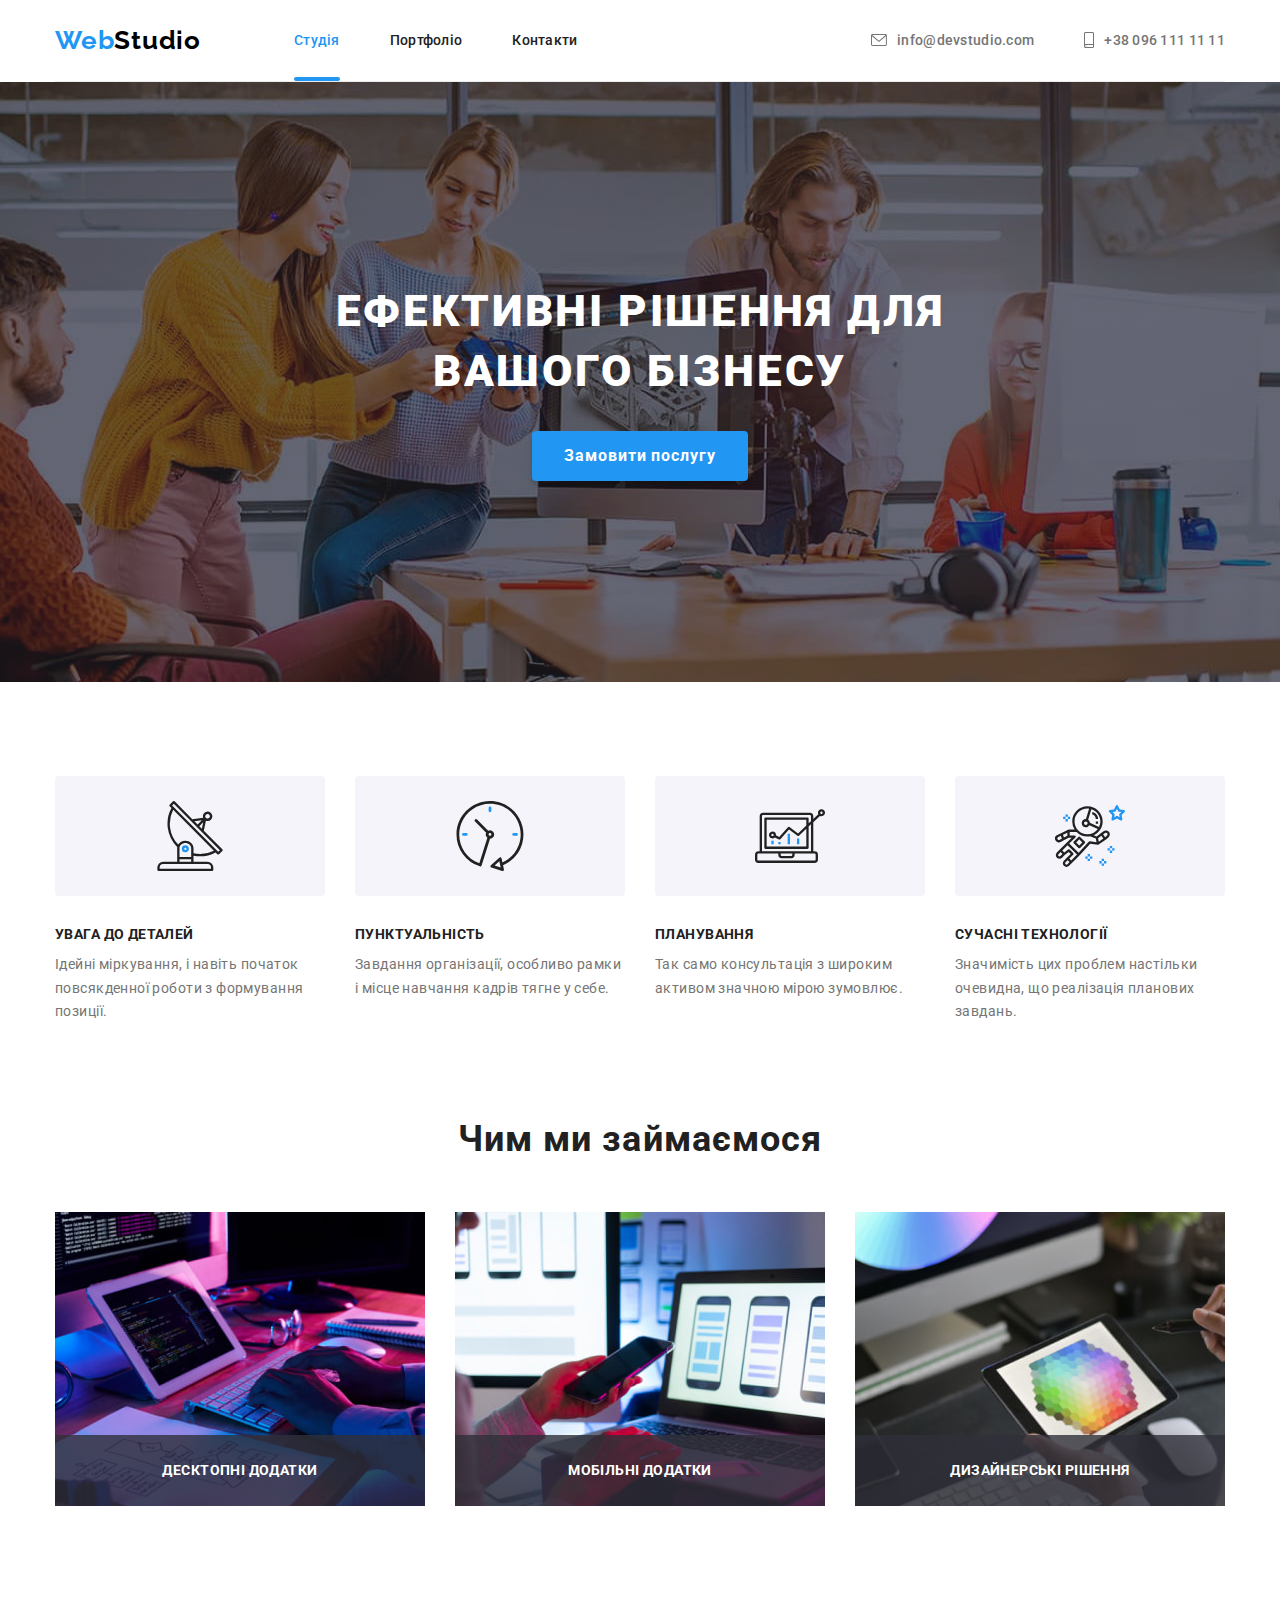
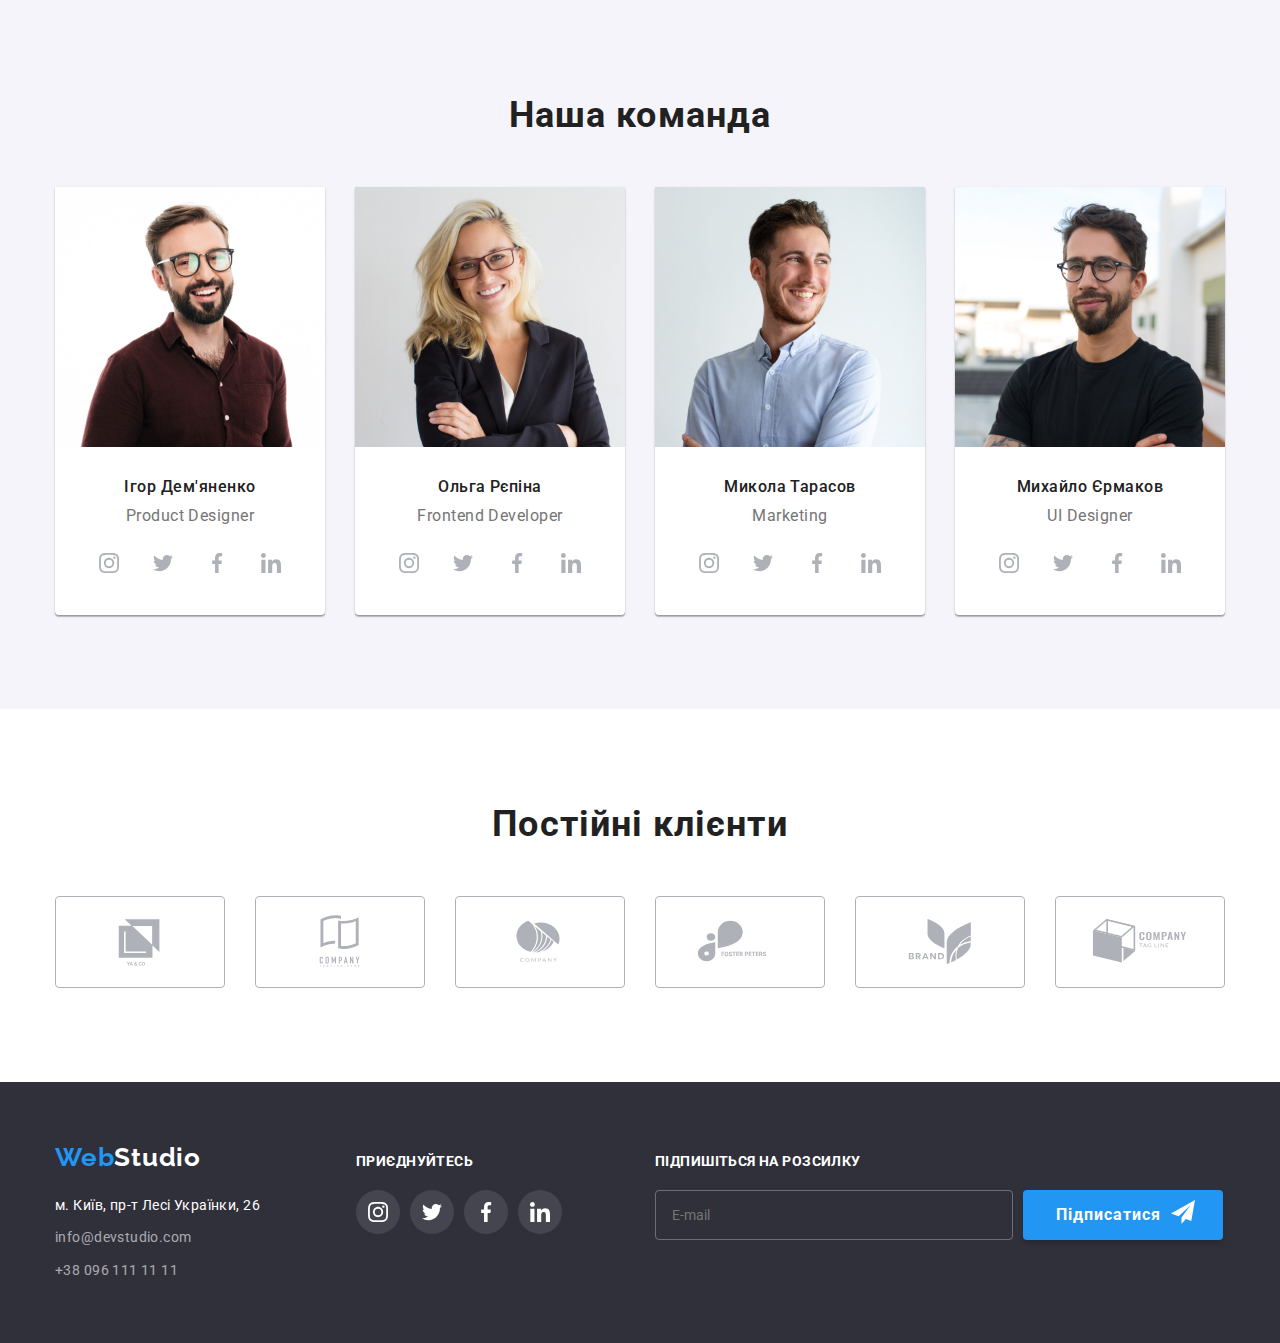
<file: index.html>
<!DOCTYPE html>
<html lang="uk">
  <head>
    <meta charset="UTF-8" />
    <meta name="viewport" content="width=device-width, initial-scale=1.0" />
    <title>Студія ефективних рішень</title>
    <link
      href="https://fonts.googleapis.com/css2?family=Raleway:wght@700&family=Roboto:wght@400;500;700;900&display=swap"
      rel="stylesheet"
    />
    <link
      rel="stylesheet"
      href="https://cdnjs.cloudflare.com/ajax/libs/modern-normalize/2.0.0/modern-normalize.min.css"
    />
    <link rel="stylesheet" href="./css/main.min.css" />
  </head>

  <body>
    <!-- Панель навігації -->

    <header class="page-header">
      <div class="container">
        <div class="main-nav main-nav__container">
          <nav class="main-nav__navi">
            <a href="./index.html" class="logo"
              >Web<span class="logo__text logo__text--black">Studio</span></a
            >
            <div class="site-nav__header">
              <ul class="site-nav list">
                <li class="site-nav__item">
                  <a class="site-nav__link site-nav__link--current link" href=""
                    >Студія</a
                  >
                </li>
                <li class="site-nav__item">
                  <a class="site-nav__link link" href="./portfolio.html"
                    >Портфоліо</a
                  >
                </li>
                <li class="site-nav__item">
                  <a class="site-nav__link link" href="">Контакти</a>
                </li>
              </ul>
            </div>
          </nav>
          <ul class="contacts list">
            <li class="contacts__item">
              <a class="contacts__link link" href="mailto:info@devstudio.com"
                ><svg class="contacts__icon" width="16" height="12">
                  <use href="./images/icons.svg#envelope"></use>
                </svg>
                info@devstudio.com</a
              >
            </li>
            <li class="contacts__item">
              <a class="contacts__link link" href="tel:+38-096-111-11-11"
                ><svg class="contacts__icon" width="10" height="16">
                  <use href="./images/icons.svg#smartphone"></use>
                </svg>
                +38 096 111 11 11</a
              >
            </li>
          </ul>
        </div>
      </div>
    </header>

    <!-- Головна сторінка -->
    <main>
      <!-- Герой -->
      <section class="hero">
        <div class="overlay">
          <div class="hero__container container">
            <h1 class="hero__title">Ефективні рішення для вашого бізнесу</h1>
            <button type="button" class="hero-btn" data-modal-open>
              Замовити послугу
            </button>
            <div class="backdrop is-hidden" data-modal>
              <div class="modal">
                <div class="modal-btn" data-modal-close>
                  <svg class="modal-btn__icon" width="30" height="30">
                    <use href="./images/icons.svg#icon-close"></use>
                  </svg>
                </div>
                <div>
                  <form class="modal-form">
                    <b class="modal-form__title"
                      >Залиште свої дані, ми вам передзвонимо</b
                    >
                    <!-- дані відвідувача -->

                    <label class="modal-form__group">
                      <span class="modal-form__label">Ім'я</span>
                      <input
                        class="modal-form__input"
                        type="text"
                        name="user-name"
                      />
                      <svg class="modal-form__icon" width="18" height="18">
                        <use href="./images/icons.svg#icon-person"></use>
                      </svg>
                    </label>

                    <label class="modal-form__group">
                      <span class="modal-form__label">Телефон</span>
                      <input
                        class="modal-form__input"
                        type="tel"
                        name="user-phone"
                      />
                      <svg class="modal-form__icon" width="18" height="18">
                        <use href="./images/icons.svg#icon-phone"></use>
                      </svg>
                    </label>

                    <label class="modal-form__group">
                      <span class="modal-form__label">Пошта</span>
                      <input
                        class="modal-form__input"
                        type="email"
                        name="user-mail"
                      />
                      <svg class="modal-form__icon" width="18" height="18">
                        <use href="./images/icons.svg#icon-email"></use>
                      </svg>
                    </label>

                    <label class="modal-form__group modal-form__textarea">
                      <span class="modal-form__label">Коментар</span>
                      <textarea
                        class="modal-form__comment"
                        name="comment"
                        rows="7"
                        placeholder="Введіть текст"
                      ></textarea>
                    </label>

                    <!-- політика прватності -->

                    <div class="modal-form__policy">
                      <label class="modal-form__policy-label">
                        <input
                          class="modal-form__checkbox visually-hidden"
                          type="checkbox"
                        />

                        <!-- <svg class="modal-form__checkbox-vector" width="16" height="15">
                          <use href="./images/icons.svg#icon-Vector"></use>
                        </svg> -->

                        <span class="modal-form__heckbox-custom"></span>

                        <svg
                          class="modal-form__checkbox-check"
                          width="16"
                          height="15"
                        >
                          <use href="./images/icons.svg#icon-check"></use>
                        </svg>

                        <span class="form-policy-desc"
                          >Погоджуюся з розсилкою та приймаю
                          <span class="modal-form__policy-span"
                            >Умови договору</span
                          ></span
                        >
                      </label>
                    </div>

                    <button class="submit-btn" type="submit">Відправити</button>
                  </form>
                </div>
              </div>
            </div>
          </div>
        </div>
      </section>

      <!-- Переваги -->
      <section class="advantages section">
        <div class="container">
          <h2 class="section__title visually-hidden">Переваги</h2>
          <!-- заголовок скриється в css   -->
          <ul class="advantages__list list">
            <!-- <ul class="advantages-list list grid"> -->
            <li class="advantages__item item">
              <div class="advantages__image">
                <!-- <li class="item grid-item"> -->
                <svg class="advantages__icon" width="70" height="70">
                  <use href="./images/icons.svg#antenna"></use>
                </svg>
              </div>
              <h3 class="advantages__title">УВАГА ДО ДЕТАЛЕЙ</h3>
              <p>
                Ідейні міркування, і навіть початок повсякденної роботи з
                формування позиції.
              </p>
            </li>
            <li class="advantages__item item">
              <!-- <li class="item grid-item"> -->
              <div class="advantages__image">
                <svg class="advantages__icon" width="70" height="70">
                  <use href="./images/icons.svg#clock"></use>
                </svg>
              </div>
              <h3 class="advantages__title">ПУНКТУАЛЬНІСТЬ</h3>
              <p>
                Завдання організації, особливо рамки і місце навчання кадрів
                тягне у себе.
              </p>
            </li>
            <li class="advantages__item item">
              <!-- <li class="item grid-item"> -->
              <div class="advantages__image">
                <svg class="advantages__icon" width="70" height="70">
                  <use href="./images/icons.svg#diagram"></use>
                </svg>
              </div>
              <h3 class="advantages__title">ПЛАНУВАННЯ</h3>
              <p>
                Так само консультація з широким активом значною мірою зумовлює.
              </p>
            </li>
            <li class="advantages__item item">
              <!-- <li class="item grid-item"> -->
              <div class="advantages__image">
                <svg class="advantages__icon" width="70" height="70">
                  <use href="./images/icons.svg#astronaut"></use>
                </svg>
              </div>
              <h3 class="advantages__title">СУЧАСНІ ТЕХНОЛОГІЇ</h3>
              <p>
                Значимість цих проблем настільки очевидна, що реалізація
                планових завдань.
              </p>
            </li>
          </ul>
        </div>
      </section>

      <!-- напрямки діяльності -->
      <section class="section">
        <div class="directions container">
          <h2 class="section__title">Чим ми займаємося</h2>
          <ul class="directions__list list">
            <!-- <ul class="direction-list list grid"> -->
            <li class="directions__item item">
              <!-- <li class="item grid-item"> -->
              <img
                class="directions__image"
                src="./images/directions/workplace-1.jpg"
                alt="Фото відділу розробки"
                width="370"
                height="294"
              />
              <p class="directions__text">Десктопні додатки</p>
            </li>
            <li class="directions__item item">
              <!-- <li class="item grid-item"> -->
              <img
                class="directions__image"
                src="./images/directions/workplace-2.jpg"
                alt="Фото відділу оптимізації"
                width="370"
                height="294"
              />
              <p class="directions__text">Мобільні додатки</p>
            </li>
            <li class="directions__item item">
              <!-- <li class="item grid-item"> -->
              <img
                class="directions__image"
                src="./images/directions/workplace-3.jpg"
                alt="Фото відділу дизайну"
                width="370"
                height="294"
              />
              <p class="directions__text">Дизайнерські рішення</p>
            </li>
          </ul>
        </div>
      </section>

      <!-- команда -->

      <section class="team section">
        <div class="container">
          <h2 class="section__title">Наша команда</h2>
          <!-- <ul class="list grid"> -->
          <ul class="team__list list">
            <!-- <li class="team__member grid-item"> -->
            <li class="team__member">
              <img
                class="team__image"
                src="./images/team/teammember-1.jpg"
                alt="Ігор Дем'яненко-Product Designer"
                width="270"
                height="260"
              />
              <div class="member__group">
                <h3 class="member__title">Ігор Дем'яненко</h3>
                <p class="member__position">Product Designer</p>
                <ul class="socials list">
                  <li class="socials__item">
                    <a
                      class="socials__link link"
                      href=""
                      target="_blank"
                      rel="noopener noreferrer"
                      aria-label="іконка instagram"
                    >
                      <svg class="socials__icon" width="20" height="20">
                        <use href="./images/icons.svg#instagram"></use>
                      </svg>
                    </a>
                  </li>
                  <li class="socials__item">
                    <a
                      class="socials__link link"
                      href=""
                      target="_blank"
                      rel="noopener noreferrer"
                      aria-label="іконка twitter"
                    >
                      <svg class="socials__icon" width="20" height="20">
                        <use href="./images/icons.svg#twitter"></use>
                      </svg>
                    </a>
                  </li>
                  <li class="socials__item">
                    <a
                      class="socials__link link"
                      href=""
                      target="_blank"
                      rel="noopener noreferrer"
                      aria-label="іконка Facebook"
                    >
                      <svg class="socials__icon" width="20" height="20">
                        <use href="./images/icons.svg#facebook"></use>
                      </svg>
                    </a>
                  </li>
                  <li class="socials__item">
                    <a
                      class="socials__link link"
                      href=""
                      target="_blank"
                      rel="noopener noreferrer"
                      aria-label="іконка linkedin"
                    >
                      <svg class="socials__icon" width="20" height="20">
                        <use href="./images/icons.svg#linkedin"></use>
                      </svg>
                    </a>
                  </li>
                </ul>
              </div>
            </li>
            <li class="team__member">
              <!-- <li class="team__member grid-item"> -->
              <img
                class="team__image"
                src="./images/team/teammember-2.jpg"
                alt="Ольга Рєпіна-Frontend Developer"
                width="270"
                height="260"
              />
              <div class="member__group">
                <h3 class="member__title">Ольга Рєпіна</h3>
                <p class="member__position">Frontend Developer</p>
                <ul class="socials list">
                  <li class="socials__item">
                    <a
                      class="socials__link link"
                      href=""
                      target="_blank"
                      rel="noopener noreferrer"
                      aria-label="іконка instagram"
                    >
                      <svg class="socials__icon" width="20" height="20">
                        <use href="./images/icons.svg#instagram"></use>
                      </svg>
                    </a>
                  </li>
                  <li class="socials__item">
                    <a
                      class="socials__link link"
                      href=""
                      target="_blank"
                      rel="noopener noreferrer"
                      aria-label="іконка twitter"
                    >
                      <svg class="socials__icon" width="20" height="20">
                        <use href="./images/icons.svg#twitter"></use>
                      </svg>
                    </a>
                  </li>
                  <li class="socials__item">
                    <a
                      class="socials__link link"
                      href=""
                      target="_blank"
                      rel="noopener noreferrer"
                      aria-label="іконка Facebook"
                    >
                      <svg class="socials__icon" width="20" height="20">
                        <use href="./images/icons.svg#facebook"></use>
                      </svg>
                    </a>
                  </li>
                  <li class="socials__item">
                    <a
                      class="socials__link link"
                      href=""
                      target="_blank"
                      rel="noopener noreferrer"
                      aria-label="іконка linkedin"
                    >
                      <svg class="socials__icon" width="20" height="20">
                        <use href="./images/icons.svg#linkedin"></use>
                      </svg>
                    </a>
                  </li>
                </ul>
              </div>
            </li>
            <li class="team__member">
              <!-- <li class="team__member grid-item"> -->
              <img
                class="team__image"
                src="./images/team/teammember-3.jpg"
                alt="Микола Тарасов-Marketing"
                width="270"
                height="260"
              />
              <div class="member__group">
                <h3 class="member__title">Микола Тарасов</h3>
                <p class="member__position">Marketing</p>
                <ul class="socials list">
                  <li class="socials__item">
                    <a
                      class="socials__link link"
                      href=""
                      target="_blank"
                      rel="noopener noreferrer"
                      aria-label="іконка instagram"
                    >
                      <svg class="socials__icon" width="20" height="20">
                        <use href="./images/icons.svg#instagram"></use>
                      </svg>
                    </a>
                  </li>
                  <li class="socials__item">
                    <a
                      class="socials__link link"
                      href=""
                      target="_blank"
                      rel="noopener noreferrer"
                      aria-label="іконка twitter"
                    >
                      <svg class="socials__icon" width="20" height="20">
                        <use href="./images/icons.svg#twitter"></use>
                      </svg>
                    </a>
                  </li>
                  <li class="socials__item">
                    <a
                      class="socials__link link"
                      href=""
                      target="_blank"
                      rel="noopener noreferrer"
                      aria-label="іконка Facebook"
                    >
                      <svg class="socials__icon" width="20" height="20">
                        <use href="./images/icons.svg#facebook"></use>
                      </svg>
                    </a>
                  </li>
                  <li class="socials__item">
                    <a
                      class="socials__link link"
                      href=""
                      target="_blank"
                      rel="noopener noreferrer"
                      aria-label="іконка linkedin"
                    >
                      <svg class="socials__icon" width="20" height="20">
                        <use href="./images/icons.svg#linkedin"></use>
                      </svg>
                    </a>
                  </li>
                </ul>
              </div>
            </li>
            <!-- <li class="team__member grid-item"> -->
            <li class="team__member">
              <img
                class="team__image"
                src="./images/team/teammember-4.jpg"
                alt="Михайло Єрмаков-UI Designer"
                width="270"
                height="260"
              />
              <div class="member__group">
                <h3 class="member__title">Михайло Єрмаков</h3>
                <p class="member__position">UI Designer</p>
                <ul class="socials list">
                  <li class="socials__item">
                    <a
                      class="socials__link link"
                      href=""
                      target="_blank"
                      rel="noopener noreferrer"
                      aria-label="іконка instagram"
                    >
                      <svg class="socials__icon" width="20" height="20">
                        <use href="./images/icons.svg#instagram"></use>
                      </svg>
                    </a>
                  </li>
                  <li class="socials__item">
                    <a
                      class="socials__link link"
                      href=""
                      target="_blank"
                      rel="noopener noreferrer"
                      aria-label="іконка twitter"
                    >
                      <svg class="socials__icon" width="20" height="20">
                        <use href="./images/icons.svg#twitter"></use>
                      </svg>
                    </a>
                  </li>
                  <li class="socials__item">
                    <a
                      class="socials__link link"
                      href=""
                      target="_blank"
                      rel="noopener noreferrer"
                      aria-label="іконка Facebook"
                    >
                      <svg class="socials__icon" width="20" height="20">
                        <use href="./images/icons.svg#facebook"></use>
                      </svg>
                    </a>
                  </li>
                  <li class="socials__item">
                    <a
                      class="socials__link link"
                      href=""
                      target="_blank"
                      rel="noopener noreferrer"
                      aria-label="іконка linkedin"
                    >
                      <svg class="socials__icon" width="20" height="20">
                        <use href="./images/icons.svg#linkedin"></use>
                      </svg>
                    </a>
                  </li>
                </ul>
              </div>
            </li>
          </ul>
        </div>
      </section>

      <!-- постійні клієнти -->

      <section class="clients section">
        <div class="container">
          <h2 class="section__title">Постійні клієнти</h2>
          <ul class="clients__list list">
            <li class="clients__item item">
              <a
                class="clients__link link"
                href=""
                target="_blank"
                rel="noopener noreferrer"
                aria-label="Компанія 'YA & CO'"
              >
                <svg class="clients__icon" width="106" height="60">
                  <use href="./images/icons.svg#client-1"></use>
                </svg>
              </a>
            </li>
            <li class="clients__item item">
              <a
                class="clients__link link"
                href=""
                target="_blank"
                rel="noopener noreferrer"
                aria-label="Компанія 'COMPANY TAGLINE HERE'"
              >
                <svg class="clients__icon" width="106" height="60">
                  <use href="./images/icons.svg#client-2"></use>
                </svg>
              </a>
            </li>
            <li class="clients__item item">
              <a
                class="clients__link link"
                href=""
                target="_blank"
                rel="noopener noreferrer"
                aria-label="Компанія 'COMPANY'"
              >
                <svg class="clients__icon" width="106" height="60">
                  <use href="./images/icons.svg#client-3"></use>
                </svg>
              </a>
            </li>

            <li class="clients__item item">
              <a
                class="clients__link link"
                href=""
                target="_blank"
                rel="noopener noreferrer"
                aria-label="Компанія 'FOSTER PETERS'"
              >
                <svg class="clients__icon" width="106" height="60">
                  <use href="./images/icons.svg#client-4"></use>
                </svg>
              </a>
            </li>
            <li class="clients__item item">
              <a
                class="clients__link link"
                href=""
                target="_blank"
                rel="noopener noreferrer"
                aria-label="Компанія 'BREND'"
              >
                <svg class="clients__icon" width="106" height="60">
                  <use href="./images/icons.svg#client-5"></use>
                </svg>
              </a>
            </li>
            <li class="clients__item item">
              <a
                class="clients__link link"
                href=""
                target="_blank"
                rel="noopener noreferrer"
                aria-label="Компанія 'KOMPANY TAG LINE'"
              >
                <svg class="clients__icon" width="106" height="60">
                  <use href="./images/icons.svg#client-6"></use>
                </svg>
              </a>
            </li>
          </ul>
        </div>
      </section>
    </main>

    <!-- footer -->
    <footer class="footer">
      <div class="footer__container container">
        <div class="footer__address">
          <a href="./index.html" class="logo logo__footer"
            >Web<span class="logo__text logo__text--white">Studio</span></a
          >
          <p>м. Київ, пр-т Лесі Українки, 26</p>
          <ul class="footer-contacts__list list">
            <li class="footer-contacts__item">
              <a
                class="footer-contacts__link link"
                href="mailto:info@devstudio.com"
                >info@devstudio.com</a
              >
            </li>
            <li class="footer-contacts__item">
              <a class="footer-contacts__link link" href="tel:+38-096-111-11-11"
                >+38 096 111 11 11</a
              >
            </li>
          </ul>
        </div>
        <div class="footer-socials">
          <b class="footer__title">приєднуйтесь</b>
          <ul class="socials list">
            <li class="socials__item">
              <a
                class="socials__link socials__link--bottom link"
                href=""
                target="_blank"
                rel="noopener noreferrer"
                aria-label="іконка instagram"
              >
                <svg class="socials__icon" width="20" height="20">
                  <use href="./images/icons.svg#instagram"></use>
                </svg>
              </a>
            </li>
            <li class="socials__item">
              <a
                class="socials__link socials__link--bottom link"
                href=""
                target="_blank"
                rel="noopener noreferrer"
                aria-label="іконка twitter"
              >
                <svg class="socials__icon" width="20" height="20">
                  <use href="./images/icons.svg#twitter"></use>
                </svg>
              </a>
            </li>
            <li class="socials__item">
              <a
                class="socials__link socials__link--bottom link"
                href=""
                target="_blank"
                rel="noopener noreferrer"
                aria-label="іконка Facebook"
              >
                <svg class="socials__icon" width="20" height="20">
                  <use href="./images/icons.svg#facebook"></use>
                </svg>
              </a>
            </li>
            <li class="socials__item">
              <a
                class="socials__link socials__link--bottom link"
                href=""
                target="_blank"
                rel="noopener noreferrer"
                aria-label="іконка linkedin"
              >
                <svg class="socials__icon" width="20" height="20">
                  <use href="./images/icons.svg#linkedin"></use>
                </svg>
              </a>
            </li>
          </ul>
        </div>
        <form class="subscribe subscribe__footer">
          <b class="footer__title">Підпишіться на розсилку</b>
          <div class="subscribe__items">
            <input
              class="subscribe__input"
              type="email"
              name="mail"
              placeholder="E-mail"
            />
            <button type="submit" class="subscribe-btn">
              <span class="subscribe-btn__text">Підписатися</span>
              <svg class="subscribe-btn__icon" width="24" height="24">
                <use href="./images/icons.svg#icon-send"></use>
              </svg>
            </button>
          </div>
        </form>
      </div>
    </footer>
    <script src="./js/modal.js"></script>
  </body>
</html>
</file>
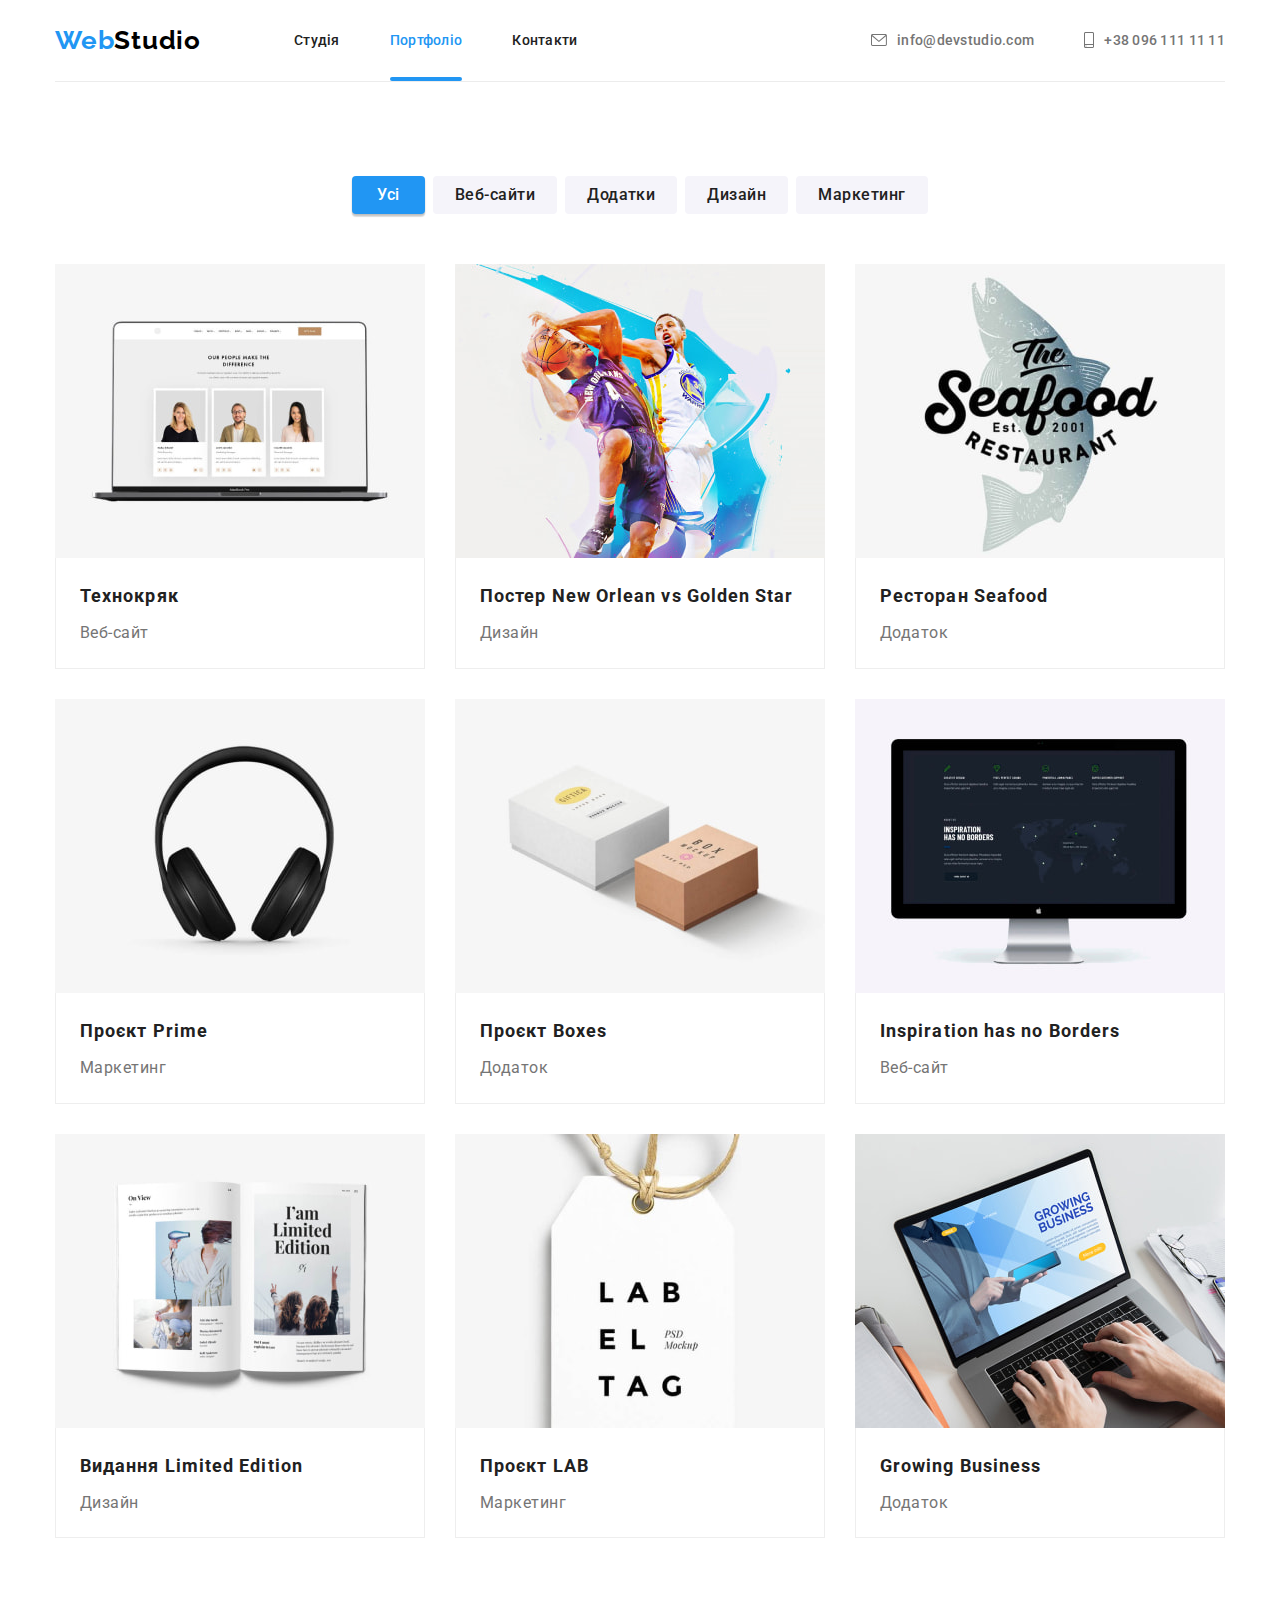
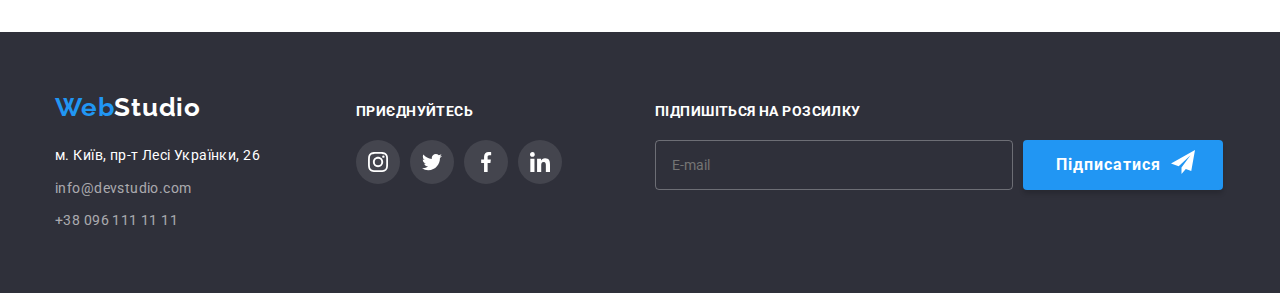
<file: portfolio.html>
<!DOCTYPE html>
<html lang="en">
  <head>
    <meta charset="UTF-8" />
    <meta name="viewport" content="width=device-width, initial-scale=1.0" />
    <title>Portfolio</title>
    <link
      href="https://fonts.googleapis.com/css2?family=Raleway:wght@700&family=Roboto:wght@400;500;700;900&display=swap"
      rel="stylesheet"
    />
    <link
      rel="stylesheet"
      href="https://cdnjs.cloudflare.com/ajax/libs/modern-normalize/2.0.0/modern-normalize.min.css"
    />
    <link rel="stylesheet" href="./css/main.min.css" />
  </head>

  <body>
    <header class="header">
      <div class="container">
        <div class="main-nav main-nav__container">
          <nav class="main-nav__navi">
            <a href="./index.html" class="logo"
              >Web<span class="logo__text logo__text--black">Studio</span></a
            >
            <div class="site-nav__header">
              <ul class="site-nav list">
                <li class="site-nav__item">
                  <a class="site-nav__link link" href="./index.html">Студія</a>
                </li>
                <li class="site-nav__item">
                  <a class="site-nav__link site-nav__link--current link" href=""
                    >Портфоліо</a
                  >
                </li>
                <li class="site-nav__item">
                  <a class="site-nav__link link" href="">Контакти</a>
                </li>
              </ul>
            </div>
          </nav>
          <ul class="contacts list">
            <li class="contacts__item">
              <a class="contacts__link link" href="mailto:info@devstudio.com"
                ><svg class="contacts__icon" width="16" height="12">
                  <use href="./images/icons.svg#envelope"></use>
                </svg>
                info@devstudio.com</a
              >
            </li>
            <li class="contacts__item">
              <a class="contacts__link link" href="tel:+38-096-111-11-11"
                ><svg class="contacts__icon" width="10" height="16">
                  <use href="./images/icons.svg#smartphone"></use>
                </svg>
                +38 096 111 11 11</a
              >
            </li>
          </ul>
        </div>
      </div>
    </header>

    <main>
      <section class="portfolio section">
        <div class="container">
          <h1 class="visually-hidden">Напрямки діяльності</h1>
          <!--скриється css-->
          <ul class="portfolio-btn__list list">
            <li class="portfolio-btn__item item">
              <button
                type="button"
                class="portfolio-btn portfolio-btn--current"
              >
                Усі
              </button>
            </li>
            <li class="portfolio-btn__item item">
              <button type="button" class="portfolio-btn">Веб-сайти</button>
            </li>
            <li class="portfolio-btn__item item">
              <button type="button" class="portfolio-btn">Додатки</button>
            </li>
            <li class="portfolio-btn__item item">
              <button type="button" class="portfolio-btn">Дизайн</button>
            </li>
            <li class="portfolio-btn__item item">
              <button type="button" class="portfolio-btn">Маркетинг</button>
            </li>
          </ul>
          <!-- <ul class="list grid"> -->
          <ul class="card card__portfolio list">
            <!-- <li class="card__item grid-item"> -->
            <li class="card__item item">
              <a class="card__link link" href="">
                <div class="card__img-wrapper">
                  <img
                    src="./images/portfolio/portfolio-1.jpg"
                    alt="Веб-сайт 'Технокряк'"
                    width="370"
                    height="294"
                  />
                  <div class="card-overlay">
                    <p class="card-overlay__text">
                      Ресурс пропонує комплексні пропозиції з різним рівнем
                      функціоналу та сервісів. Все це дозволить відвідувачу
                      отримати вичерпні відомості про компанію чи приватну
                      особу.
                    </p>
                  </div>
                </div>

                <div class="card__dir-wrapper">
                  <h2 class="card__title">Технокряк</h2>
                  <p class="card__text">Веб-сайт</p>
                </div>
              </a>
            </li>
            <!-- <li class="card__item grid-item"> -->
            <li class="card__item item">
              <a class="card__link link" href="">
                <div class="card__img-wrapper">
                  <img
                    src="./images/portfolio/portfolio-2.jpg"
                    alt="Дизайн 'Постер New Orlean vs Golden Star'"
                    width="370"
                    height="294"
                  />
                  <div class="card-overlay">
                    <p class="card-overlay__text">
                      Ресурс пропонує комплексні пропозиції з різним рівнем
                      функціоналу та сервісів. Все це дозволить відвідувачу
                      отримати вичерпні відомості про компанію чи приватну
                      особу.
                    </p>
                  </div>
                </div>
                <div class="card__dir-wrapper">
                  <h2 class="card__title">Постер New Orlean vs Golden Star</h2>
                  <p class="card__text">Дизайн</p>
                </div>
              </a>
            </li>
            <!-- <li class="card__item grid-item"> -->
            <li class="card__item item">
              <a class="card__link link" href="">
                <div class="card__img-wrapper">
                  <img
                    src="./images/portfolio/portfolio-3.jpg"
                    alt="Додаток 'Ресторан Seafood'"
                    width="370"
                    height="294"
                  />
                  <div class="card-overlay">
                    <p class="card-overlay__text">
                      Ресурс пропонує комплексні пропозиції з різним рівнем
                      функціоналу та сервісів. Все це дозволить відвідувачу
                      отримати вичерпні відомості про компанію чи приватну
                      особу.
                    </p>
                  </div>
                </div>
                <div class="card__dir-wrapper">
                  <h2 class="card__title">Ресторан Seafood</h2>
                  <p class="card__text">Додаток</p>
                </div>
              </a>
            </li>
            <!-- <li class="card__item grid-item"> -->
            <li class="card__item item">
              <a class="card__link link" href="">
                <div class="card__img-wrapper">
                  <img
                    src="./images/portfolio/portfolio-4.jpg"
                    alt="Маркетинг 'Проєкт Prime'"
                    width="370"
                    height="294"
                  />
                  <div class="card-overlay">
                    <p class="card-overlay__text">
                      Ресурс пропонує комплексні пропозиції з різним рівнем
                      функціоналу та сервісів. Все це дозволить відвідувачу
                      отримати вичерпні відомості про компанію чи приватну
                      особу.
                    </p>
                  </div>
                </div>
                <div class="card__dir-wrapper">
                  <h2 class="card__title">Проєкт Prime</h2>
                  <p class="card__text">Маркетинг</p>
                </div>
              </a>
            </li>
            <!-- <li class="card__item grid-item"> -->
            <li class="card__item item">
              <a class="card__link link" href="">
                <div class="card__img-wrapper">
                  <img
                    src="./images/portfolio/portfolio-5.jpg"
                    alt="Додаток 'Проєкт Boxes'"
                    width="370"
                    height="294"
                  />
                  <div class="card-overlay">
                    <p class="card-overlay__text">
                      Ресурс пропонує комплексні пропозиції з різним рівнем
                      функціоналу та сервісів. Все це дозволить відвідувачу
                      отримати вичерпні відомості про компанію чи приватну
                      особу.
                    </p>
                  </div>
                </div>
                <div class="card__dir-wrapper">
                  <h2 class="card__title">Проєкт Boxes</h2>
                  <p class="card__text">Додаток</p>
                </div>
              </a>
            </li>
            <!-- <li class="card__item grid-item"> -->
            <li class="card__item item">
              <a class="card__link link" href="">
                <div class="card__img-wrapper">
                  <img
                    src="./images/portfolio/portfolio-6.jpg"
                    alt="Веб-сайт 'Inspiration has no Borders'"
                    width="370"
                    height="294"
                  />
                  <div class="card-overlay">
                    <p class="card-overlay__text">
                      Ресурс пропонує комплексні пропозиції з різним рівнем
                      функціоналу та сервісів. Все це дозволить відвідувачу
                      отримати вичерпні відомості про компанію чи приватну
                      особу.
                    </p>
                  </div>
                </div>
                <div class="card__dir-wrapper">
                  <h2 class="card__title">Inspiration has no Borders</h2>
                  <p class="card__text">Веб-сайт</p>
                </div>
              </a>
            </li>
            <!-- <li class="card__item grid-item"> -->
            <li class="card__item item">
              <a class="card__link link" href="">
                <div class="card__img-wrapper">
                  <img
                    src="./images/portfolio/portfolio-7.jpg"
                    alt="Дизайн 'Видання Limited Edition'"
                    width="370"
                    height="294"
                  />
                  <div class="card-overlay">
                    <p class="card-overlay__text">
                      Ресурс пропонує комплексні пропозиції з різним рівнем
                      функціоналу та сервісів. Все це дозволить відвідувачу
                      отримати вичерпні відомості про компанію чи приватну
                      особу.
                    </p>
                  </div>
                </div>
                <div class="card__dir-wrapper">
                  <h2 class="card__title">Видання Limited Edition</h2>
                  <p class="card__text">Дизайн</p>
                </div>
              </a>
            </li>
            <!-- <li class="card__item grid-item"> -->
            <li class="card__item item">
              <a class="card__link link" href="">
                <div class="card__img-wrapper">
                  <img
                    src="./images/portfolio/portfolio-8.jpg"
                    alt="Маркетинг 'Проєкт LAB'"
                    width="370"
                    height="294"
                  />
                  <div class="card-overlay">
                    <p class="card-overlay__text">
                      Ресурс пропонує комплексні пропозиції з різним рівнем
                      функціоналу та сервісів. Все це дозволить відвідувачу
                      отримати вичерпні відомості про компанію чи приватну
                      особу.
                    </p>
                  </div>
                </div>
                <div class="card__dir-wrapper">
                  <h2 class="card__title">Проєкт LAB</h2>
                  <p class="card__text">Маркетинг</p>
                </div>
              </a>
            </li>
            <!-- <li class="card__item grid-item"> -->
            <li class="card__item item">
              <a class="card__link link" href="">
                <div class="card__img-wrapper">
                  <img
                    src="./images/portfolio/portfolio-9.jpg"
                    alt="Додаток 'Growing Business'"
                    width="370"
                    height="294"
                  />
                  <div class="card-overlay">
                    <p class="card-overlay__text">
                      Ресурс пропонує комплексні пропозиції з різним рівнем
                      функціоналу та сервісів. Все це дозволить відвідувачу
                      отримати вичерпні відомості про компанію чи приватну
                      особу.
                    </p>
                  </div>
                </div>
                <div class="card__dir-wrapper">
                  <h2 class="card__title">Growing Business</h2>
                  <p class="card__text">Додаток</p>
                </div>
              </a>
            </li>
          </ul>
        </div>
      </section>
    </main>
    <!-- footer -->
    <footer class="footer">
      <div class="footer__container container">
        <div class="footer__address">
          <a href="./index.html" class="logo logo__footer"
            >Web<span class="logo__text logo__text--white">Studio</span></a
          >
          <p>м. Київ, пр-т Лесі Українки, 26</p>
          <ul class="footer-contacts__list list">
            <li class="footer-contacts__item">
              <a
                class="footer-contacts__link link"
                href="mailto:info@devstudio.com"
                >info@devstudio.com</a
              >
            </li>
            <li class="footer-contacts__item">
              <a class="footer-contacts__link link" href="tel:+38-096-111-11-11"
                >+38 096 111 11 11</a
              >
            </li>
          </ul>
        </div>
        <div class="footer-socials">
          <b class="footer__title">приєднуйтесь</b>
          <ul class="socials list">
            <li class="socials__item">
              <a
                class="socials__link socials__link--bottom link"
                href=""
                target="_blank"
                rel="noopener noreferrer"
                aria-label="іконка instagram"
              >
                <svg class="socials__icon" width="20" height="20">
                  <use href="./images/icons.svg#instagram"></use>
                </svg>
              </a>
            </li>
            <li class="socials__item">
              <a
                class="socials__link socials__link--bottom link"
                href=""
                target="_blank"
                rel="noopener noreferrer"
                aria-label="іконка twitter"
              >
                <svg class="socials__icon" width="20" height="20">
                  <use href="./images/icons.svg#twitter"></use>
                </svg>
              </a>
            </li>
            <li class="socials__item">
              <a
                class="socials__link socials__link--bottom link"
                href=""
                target="_blank"
                rel="noopener noreferrer"
                aria-label="іконка Facebook"
              >
                <svg class="socials__icon" width="20" height="20">
                  <use href="./images/icons.svg#facebook"></use>
                </svg>
              </a>
            </li>
            <li class="socials__item">
              <a
                class="socials__link socials__link--bottom link"
                href=""
                target="_blank"
                rel="noopener noreferrer"
                aria-label="іконка linkedin"
              >
                <svg class="socials__icon" width="20" height="20">
                  <use href="./images/icons.svg#linkedin"></use>
                </svg>
              </a>
            </li>
          </ul>
        </div>
        <form class="subscribe subscribe__footer">
          <b class="footer__title">Підпишіться на розсилку</b>
          <div class="subscribe__items">
            <input
              class="subscribe__input"
              type="email"
              name="mail"
              placeholder="E-mail"
            />
            <button type="submit" class="subscribe-btn">
              <span class="subscribe-btn__text">Підписатися</span>
              <svg class="subscribe-btn__icon" width="24" height="24">
                <use href="./images/icons.svg#icon-send"></use>
              </svg>
            </button>
          </div>
        </form>
      </div>
    </footer>
  </body>
</html>
</file>
<file: css/main.min.css>
:root{--main-font: "Roboto", sans-serif;--secondary-font: "Raleway", sans-serif;--primary-text-color: #757575;--title-text-color: #212121;--accent-color: #2196f3;--primary-white-color: #ffffff;--hero-bg-color: rgba(47, 48, 58, 0.4);--footer-color: rgba(255, 255, 255, 0.6);--timing-function: cubic-bezier(0.4, 0, 0.2, 1)}.visually-hidden{position:absolute;width:1px;height:1px;margin:-1px;border:0;padding:0;white-space:nowrap;-webkit-clip-path:inset(100%);clip-path:inset(100%);clip:rect(0 0 0 0);overflow:hidden}.btn,.portfolio-btn,.subscribe-btn,.submit-btn,.hero-btn{text-align:center;font-size:16px;border:0;border-radius:4px;cursor:pointer}body{font-family:var(--main-font);font-size:14px;font-weight:400;line-height:1.71;letter-spacing:.42px;background-color:var(--primary-white-color);color:var(--primary-text-color)}.section{padding-top:94px;padding-bottom:94px}.section__title{margin-top:0;margin-bottom:50px;text-align:center;font-size:36px;font-weight:700;line-height:1.2;letter-spacing:1.08px;color:var(--title-text-color)}ul{margin-top:0;margin-bottom:0}img{display:block}p{margin-top:0;margin-bottom:0}.list{margin:0;padding:0;list-style:none}.link{text-decoration:none}.container{width:1200px;padding-right:15px;padding-left:15px;margin-left:auto;margin-right:auto}.grid{display:-webkit-box;display:-ms-flexbox;display:flex;-ms-flex-wrap:wrap;flex-wrap:wrap;gap:var(--indent)}.grid-item{-ms-flex-preferred-size:calc((100% - var(--indent)*(var(--items) - 1))/var(--items));flex-basis:calc((100% - var(--indent)*(var(--items) - 1))/var(--items))}.advantages-list .item{--items: 4}.direction-list .item{--items: 3}.team .item{--items: 4}.portfolio-direction{--items: 3;background:var(--primary-white-color)}.main-nav{display:-webkit-box;display:-ms-flexbox;display:flex;-webkit-box-pack:justify;-ms-flex-pack:justify;justify-content:space-between;-webkit-box-align:center;-ms-flex-align:center;align-items:center}.main-nav__container{border-bottom:1px solid #ececec}.main-nav__navi{display:-webkit-box;display:-ms-flexbox;display:flex;-webkit-box-align:center;-ms-flex-align:center;align-items:center}.site-nav{display:-webkit-box;display:-ms-flexbox;display:flex}.site-nav__header{margin-left:93px}.site-nav__item:not(:first-child){margin-left:50px}.site-nav__link{position:relative;display:block;padding-top:32px;padding-bottom:32px;font-size:14px;font-weight:500;line-height:1.2;letter-spacing:.28px;color:var(--title-text-color);-webkit-transition:color 250ms var(--timing-function);transition:color 250ms var(--timing-function)}.site-nav__link::after{position:absolute;content:"";bottom:0;left:0;display:block;width:100%;height:4px;border-radius:2px;background-color:var(--accent-color);opacity:0}.site-nav__link:hover,.site-nav__link:focus{color:var(--accent-color)}.site-nav__link--current{color:var(--accent-color)}.site-nav__link--current::after{opacity:1}.contacts{display:-webkit-box;display:-ms-flexbox;display:flex;-webkit-box-align:center;-ms-flex-align:center;align-items:center}.contacts__item:not(:first-child){margin-left:50px}.contacts__icon{fill:currentColor;margin-right:10px}.contacts__link{display:-webkit-box;display:-ms-flexbox;display:flex;-webkit-box-align:center;-ms-flex-align:center;align-items:center;font-size:14px;font-weight:500;line-height:1.2;letter-spacing:.28px;color:var(--primary-text-color);-webkit-transition:color 250ms var(--timing-function);transition:color 250ms var(--timing-function)}.contacts__link:hover,.contacts__link:focus{color:var(--accent-color)}.hero-btn{padding:10px 32px;font-weight:700;line-height:1.87;letter-spacing:.96px;color:var(--primary-white-color);background-color:var(--accent-color);-webkit-box-shadow:0px 4px 4px 0px rgba(0,0,0,.15);box-shadow:0px 4px 4px 0px rgba(0,0,0,.15);-webkit-transition:background-color 250ms var(--timing-function),color 250ms var(--timing-function);transition:background-color 250ms var(--timing-function),color 250ms var(--timing-function)}.hero-btn:hover,.hero-btn:focus{color:#2f303a;background-color:var(--primary-white-color);-webkit-box-shadow:0px 4px 4px 0px rgba(0,0,0,.15);box-shadow:0px 4px 4px 0px rgba(0,0,0,.15)}.submit-btn{padding:10px 52px;font-weight:700;line-height:1.87;letter-spacing:.96px;color:var(--primary-white-color);background-color:var(--accent-color);-webkit-box-shadow:0px 4px 4px 0px rgba(0,0,0,.15);box-shadow:0px 4px 4px 0px rgba(0,0,0,.15);-webkit-transition:background-color 250ms var(--timing-function),color 250ms var(--timing-function);transition:background-color 250ms var(--timing-function),color 250ms var(--timing-function)}.submit-btn:hover,.submit-btn:focus{background-color:#188ce8}.subscribe-btn{display:-webkit-box;display:-ms-flexbox;display:flex;padding:10px 28px;font-weight:700;line-height:1.87;letter-spacing:.96px;color:var(--primary-white-color);background-color:var(--accent-color);-webkit-box-shadow:0px 4px 4px 0px rgba(0,0,0,.15);box-shadow:0px 4px 4px 0px rgba(0,0,0,.15)}.subscribe-btn__text{padding-left:5px}.subscribe-btn__icon{margin-left:10px;-webkit-box-align:center;-ms-flex-align:center;align-items:center;fill:var(--primary-white-color)}.portfolio-btn{padding:6px 22px;font-weight:500;line-height:1.62;letter-spacing:.48px;color:var(--title-text-color);background-color:#f5f4fa;-webkit-box-shadow:none;box-shadow:none;-webkit-transition:color 250ms var(--timing-function),background-color 250ms var(--timing-function),-webkit-box-shadow 250ms var(--timing-function);transition:color 250ms var(--timing-function),background-color 250ms var(--timing-function),-webkit-box-shadow 250ms var(--timing-function);transition:color 250ms var(--timing-function),background-color 250ms var(--timing-function),box-shadow 250ms var(--timing-function);transition:color 250ms var(--timing-function),background-color 250ms var(--timing-function),box-shadow 250ms var(--timing-function),-webkit-box-shadow 250ms var(--timing-function)}.portfolio-btn:hover,.portfolio-btn:focus{color:var(--primary-white-color);background-color:var(--accent-color);-webkit-box-shadow:0px 2px 2px 0px rgba(0,0,0,.12),0px 1px 2px 0px rgba(0,0,0,.08),0px 3px 1px 0px rgba(0,0,0,.1);box-shadow:0px 2px 2px 0px rgba(0,0,0,.12),0px 1px 2px 0px rgba(0,0,0,.08),0px 3px 1px 0px rgba(0,0,0,.1)}.portfolio-btn__item:not(:first-child){margin-left:8px}.portfolio-btn__list{display:-webkit-box;display:-ms-flexbox;display:flex;-webkit-box-pack:center;-ms-flex-pack:center;justify-content:center;-webkit-box-align:center;-ms-flex-align:center;align-items:center;margin-bottom:50px}.portfolio-btn--current{padding:6px 25px;color:var(--primary-white-color);background-color:var(--accent-color);-webkit-box-shadow:0px 2px 2px 0px rgba(0,0,0,.12),0px 1px 2px 0px rgba(0,0,0,.08),0px 3px 1px 0px rgba(0,0,0,.1);box-shadow:0px 2px 2px 0px rgba(0,0,0,.12),0px 1px 2px 0px rgba(0,0,0,.08),0px 3px 1px 0px rgba(0,0,0,.1)}.socials{display:-webkit-box;display:-ms-flexbox;display:flex;-webkit-box-pack:center;-ms-flex-pack:center;justify-content:center;-webkit-box-align:center;-ms-flex-align:center;align-items:center}.socials__item:not(:last-child){margin-right:10px}.socials__icon{fill:currentColor}.socials__link{display:-webkit-box;display:-ms-flexbox;display:flex;-webkit-box-pack:center;-ms-flex-pack:center;justify-content:center;-webkit-box-align:center;-ms-flex-align:center;align-items:center;width:44px;height:44px;border-radius:50%;background-color:var(--primary-white-color);color:#afb1b8;-webkit-transition:color 250ms var(--timing-function),background-color 250ms var(--timing-function);transition:color 250ms var(--timing-function),background-color 250ms var(--timing-function)}.socials__link:hover,.socials__link:focus{background-color:var(--accent-color);color:var(--primary-white-color)}.footer-socials{margin-left:70px}.socials__link--bottom{color:var(--primary-white-color);background-color:rgba(255,255,255,.1);-webkit-transition:background-color 250ms var(--timing-function);transition:background-color 250ms var(--timing-function)}.socials__link--bottom:hover,.socials__link--bottom:focus{color:var(--primary-white-color);background-color:var(--accent-color)}.logo{font-family:var(--secondary-font);font-size:26px;font-weight:700;line-height:1.2;letter-spacing:.78px;text-decoration:none;color:var(--accent-color)}.logo__footer{display:inline-block;margin-bottom:20px}.logo__text--black{color:#000;-webkit-transition:color 250ms var(--timing-function);transition:color 250ms var(--timing-function)}.logo__text--black:hover{color:var(--accent-color)}.logo__text--white{color:var(--primary-white-color);-webkit-transition:color 250ms var(--timing-function);transition:color 250ms var(--timing-function)}.logo__text--white:hover{color:var(--accent-color)}.backdrop{position:fixed;top:0;left:50%;width:100%;height:100%;-webkit-transform:translatex(-50%);transform:translatex(-50%);opacity:1;-webkit-transition:opacity 250ms var(--timing-function);transition:opacity 250ms var(--timing-function);background-color:rgba(0,0,0,.2)}.backdrop.is-hidden{opacity:0;pointer-events:none}.modal{position:absolute;left:50%;top:222px;width:528px;border-radius:4px;-webkit-box-shadow:0px 2px 1px 0px rgba(0,0,0,.2),0px 1px 1px 0px rgba(0,0,0,.14),0px 1px 3px 0px rgba(0,0,0,.12);box-shadow:0px 2px 1px 0px rgba(0,0,0,.2),0px 1px 1px 0px rgba(0,0,0,.14),0px 1px 3px 0px rgba(0,0,0,.12);background-color:var(--primary-white-color);-webkit-transform:translate(-50%, 0) scale(1);transform:translate(-50%, 0) scale(1);-webkit-transition:-webkit-transform 250ms var(--timing-function);transition:-webkit-transform 250ms var(--timing-function);transition:transform 250ms var(--timing-function);transition:transform 250ms var(--timing-function), -webkit-transform 250ms var(--timing-function)}.modal-btn__icon{position:absolute;top:8px;right:8px;fill:#000;stroke:rgba(0,0,0,.1);cursor:pointer;-webkit-transition:fill 250ms var(--timing-function);transition:fill 250ms var(--timing-function)}.modal-btn__icon:hover{fill:var(--accent-color)}.modal-form{padding:40px;font-size:12px;font-weight:400;line-height:1.2;letter-spacing:.12px;color:var(--primary-text-color)}.modal-form__title{display:inline-block;margin-bottom:12px;color:#212121;text-align:center;font-size:20px;font-weight:700;letter-spacing:.6px}.modal-form__group{position:relative;display:-webkit-box;display:-ms-flexbox;display:flex;-webkit-box-orient:vertical;-webkit-box-direction:normal;-ms-flex-direction:column;flex-direction:column;margin-bottom:10px;text-align:left}.modal-form__label{margin-bottom:4px}.modal-form__textarea{margin-bottom:20px}.modal-form__input{padding:11px 42px;border-radius:4px;border:1px solid rgba(33,33,33,.2);cursor:pointer;-webkit-transition:border-color 250ms var(--timing-function);transition:border-color 250ms var(--timing-function)}.modal-form__input:focus{border-color:var(--accent-color);outline:rgba(0,0,0,0)}.modal-form__icon{position:absolute;top:50%;left:12px;fill:var(--title-text-color);-webkit-transition:fill 250ms var(--timing-function);transition:fill 250ms var(--timing-function)}.modal-form__input:focus~.modal-form__icon{fill:var(--accent-color)}.modal-form__comment{padding:12px 16px;border-radius:4px;border:1px solid rgba(33,33,33,.2);resize:none;-webkit-transition:border-color 250ms var(--timing-function);transition:border-color 250ms var(--timing-function)}.modal-form__comment:focus{border-color:var(--accent-color);outline:rgba(0,0,0,0)}.modal-form__comment::-webkit-input-placeholder{color:rgba(117,117,117,.5);font-size:12px;line-height:1.2;letter-spacing:.12px}.modal-form__comment::-moz-placeholder{color:rgba(117,117,117,.5);font-size:12px;line-height:1.2;letter-spacing:.12px}.modal-form__comment:-ms-input-placeholder{color:rgba(117,117,117,.5);font-size:12px;line-height:1.2;letter-spacing:.12px}.modal-form__comment::-ms-input-placeholder{color:rgba(117,117,117,.5);font-size:12px;line-height:1.2;letter-spacing:.12px}.modal-form__comment::placeholder{color:rgba(117,117,117,.5);font-size:12px;line-height:1.2;letter-spacing:.12px}.modal-form__policy{-webkit-box-pack:center;-ms-flex-pack:center;justify-content:center;margin-left:12px;margin-bottom:30px}.modal-form__policy-label{position:relative;display:-webkit-box;display:-ms-flexbox;display:flex;-webkit-box-align:center;-ms-flex-align:center;align-items:center;font-size:14px;line-height:1.71;letter-spacing:.42px;cursor:pointer}.modal-form__policy-span{color:#2196f3;font-size:14px;font-weight:400;line-height:1.71;letter-spacing:.42px;text-decoration-line:underline}.modal-form__heckbox-custom{margin-right:7px;width:16px;height:15px;border:2px solid var(--title-text-color);border-radius:2px;-webkit-transition:border-color 250ms var(--timing-function);transition:border-color 250ms var(--timing-function)}.modal-form__checkbox:focus~.modal-form__heckbox-custom{border-color:var(--accent-color)}.modal-form__checkbox-check{position:absolute;top:4px;left:0;opacity:0;-webkit-transition:opacity 250ms var(--timing-function);transition:opacity 250ms var(--timing-function)}.modal-form__checkbox:checked~.modal-form__checkbox-check{opacity:1;fill:var(--accent-color)}.hero{text-align:center;color:var(--primary-white-color)}.hero__container{padding-top:200px;padding-bottom:200px}.hero__title{width:696px;margin-top:0;margin-bottom:30px;margin-left:auto;margin-right:auto;font-size:44px;font-weight:900;line-height:1.36;letter-spacing:2.64px;text-align:center;text-transform:uppercase}.overlay{position:relative;max-width:1600px;height:600px;background-repeat:no-repeat;margin-left:auto;margin-right:auto;background-color:#c4c4c4;background-image:-webkit-gradient(linear, left top, left bottom, from(var(--hero-bg-color)), to(var(--hero-bg-color))),url(../images/hero/hero-img.jpg);background-image:linear-gradient(var(--hero-bg-color), var(--hero-bg-color)),url(../images/hero/hero-img.jpg);background-position:center}.advantages{padding-bottom:0}.advantages__title{margin-top:0;margin-bottom:10px;font-size:14px;line-height:1.2;letter-spacing:.42px;color:var(--title-text-color);text-transform:uppercase}.advantages__list{display:-webkit-box;display:-ms-flexbox;display:flex}.advantages__image{display:-webkit-box;display:-ms-flexbox;display:flex;width:100%;-webkit-box-pack:center;-ms-flex-pack:center;justify-content:center;-webkit-box-align:center;-ms-flex-align:center;align-items:center;height:120px;border-radius:4px;background:#f5f4fa;margin-bottom:30px}.advantages__item{-ms-flex-preferred-size:calc((100% - 90px)/4);flex-basis:calc((100% - 90px)/4)}.advantages__item:not(:first-child){margin-left:30px}.directions__list{display:-webkit-box;display:-ms-flexbox;display:flex}.directions__text{position:absolute;width:100%;bottom:0;padding-top:27px;padding-bottom:27px;text-align:center;font-weight:700;line-height:1.2;text-transform:uppercase;color:var(--primary-white-color);background-color:rgba(47,48,58,.8)}.directions__item{position:relative;z-index:-1}.directions__item:not(:first-child){margin-left:30px}.team{background-color:#f5f4fa}.team__list{display:-webkit-box;display:-ms-flexbox;display:flex}.team__member{-ms-flex-preferred-size:calc((100% - 90px)/4);flex-basis:calc((100% - 90px)/4);border-radius:0px 0px 4px 4px;-webkit-box-shadow:0px 2px 1px 0px rgba(0,0,0,.2),0px 1px 1px 0px rgba(0,0,0,.14),0px 1px 3px 0px rgba(0,0,0,.12);box-shadow:0px 2px 1px 0px rgba(0,0,0,.2),0px 1px 1px 0px rgba(0,0,0,.14),0px 1px 3px 0px rgba(0,0,0,.12);background:var(--primary-white-color)}.team__member:not(:first-child){margin-left:30px}.member__group{padding-top:30px;padding-bottom:30px}.member__title{margin-top:0;margin-bottom:10px;text-align:center;font-size:16px;font-weight:500;line-height:1.2;letter-spacing:.48px;color:var(--title-text-color)}.member__position{text-align:center;font-size:16px;margin-bottom:16px;line-height:1.2;letter-spacing:.48px}.clients__list{display:-webkit-box;display:-ms-flexbox;display:flex}.clients__icon{fill:#afb1b8;-webkit-transition:fill 250ms var(--timing-function);transition:fill 250ms var(--timing-function)}.clients__item:not(:first-child){margin-left:30px}.clients__link{display:-webkit-box;display:-ms-flexbox;display:flex;width:170px;height:92px;-webkit-box-pack:center;-ms-flex-pack:center;justify-content:center;-webkit-box-align:center;-ms-flex-align:center;align-items:center;border-radius:4px;border:1px solid #afb1b8;-webkit-transition:border-color 250ms var(--timing-function);transition:border-color 250ms var(--timing-function)}.clients__link:hover,.clients__link:focus{border-color:var(--accent-color)}clients__link:hover .clients__icon,clients__link:focus .clients__icon{fill:var(--accent-color)}.portfolio{padding-top:94px}.card__portfolio{display:-webkit-box;display:-ms-flexbox;display:flex;-ms-flex-wrap:wrap;flex-wrap:wrap;gap:30px}.card__item{display:-webkit-box;display:-ms-flexbox;display:flex;-ms-flex-preferred-size:calc((100% - 60px)/3);flex-basis:calc((100% - 60px)/3)}.card__dir-wrapper{padding:20px 24px;border-right:1px solid #eee;border-bottom:1px solid #eee;border-left:1px solid #eee;background-color:var(--primary-white-color)}.card__img-wrapper{position:relative;overflow:hidden}.card__title{margin-top:0;margin-bottom:4px;font-size:18px;font-weight:700;line-height:2;letter-spacing:1.08px;color:var(--title-text-color)}.card__text{font-size:16px;line-height:1.87;letter-spacing:.48px;color:var(--primary-text-color)}.card__link{-webkit-box-shadow:none;box-shadow:none;-webkit-transition:-webkit-box-shadow 250ms var(--timing-function);transition:-webkit-box-shadow 250ms var(--timing-function);transition:box-shadow 250ms var(--timing-function);transition:box-shadow 250ms var(--timing-function), -webkit-box-shadow 250ms var(--timing-function)}.card__link:hover,.card__link:focus{-webkit-box-shadow:1px 4px 6px 0px rgba(0,0,0,.16),0px 4px 4px 0px rgba(0,0,0,.06),0px 1px 1px 0px rgba(0,0,0,.12);box-shadow:1px 4px 6px 0px rgba(0,0,0,.16),0px 4px 4px 0px rgba(0,0,0,.06),0px 1px 1px 0px rgba(0,0,0,.12)}.card-overlay{position:absolute;left:0;bottom:-1px;width:100%;height:294px;padding:63px 24px;background-color:rgba(33,150,243,.9);-webkit-transform:translatey(100%);transform:translatey(100%);-webkit-transition:-webkit-transform 250ms var(--timing-function);transition:-webkit-transform 250ms var(--timing-function);transition:transform 250ms var(--timing-function);transition:transform 250ms var(--timing-function), -webkit-transform 250ms var(--timing-function)}.card-overlay__text{font-size:18px;font-style:1.2;font-weight:400;line-height:1.55;letter-spacing:.54px;color:#fff}.card__link:hover .card-overlay,.card__link:focus .card-overlay{-webkit-transform:translate(0%);transform:translate(0%)}.footer{padding-top:60px;padding-bottom:60px;background-color:#2f303a;color:var(--primary-white-color)}.footer__container{display:-webkit-box;display:-ms-flexbox;display:flex;-webkit-box-align:baseline;-ms-flex-align:baseline;align-items:baseline}.footer__address{width:231px}.footer__title{display:block;margin-top:0;margin-bottom:20px;font-size:14px;font-weight:700;line-height:1.2;letter-spacing:.42px;text-transform:uppercase;color:#fff}.footer-contacts__item{margin-top:9px}.footer-contacts__link{font-weight:400;line-height:1.71;letter-spacing:.42px;color:rgba(255,255,255,.6);-webkit-transition:color 250ms var(--timing-function);transition:color 250ms var(--timing-function)}.footer-contacts__link:hover,.footer-contacts__link:focus{color:var(--accent-color)}.subscribe__footer{margin-left:93px}.subscribe__items{display:-webkit-box;display:-ms-flexbox;display:flex;-webkit-box-align:center;-ms-flex-align:center;align-items:center}.subscribe__input{width:358px;height:50px;padding:15px 16px;margin-right:10px;border-radius:4px;border:1px solid rgba(255,255,255,.3);outline:rgba(0,0,0,0);background:rgba(33,150,243,0);-webkit-transition:outline 250ms var(--timing-function);transition:outline 250ms var(--timing-function)}.subscribe__input:not(:-moz-placeholder-shown){outline:1px solid rgba(255,255,255,.3);outline-offset:-2px;color:var(--primary-white-color)}.subscribe__input:not(:-ms-input-placeholder){outline:1px solid rgba(255,255,255,.3);outline-offset:-2px;color:var(--primary-white-color)}.subscribe__input:focus,.subscribe__input:not(:placeholder-shown){outline:1px solid rgba(255,255,255,.3);outline-offset:-2px;color:var(--primary-white-color)}/*# sourceMappingURL=main.min.css.map */
</file>
